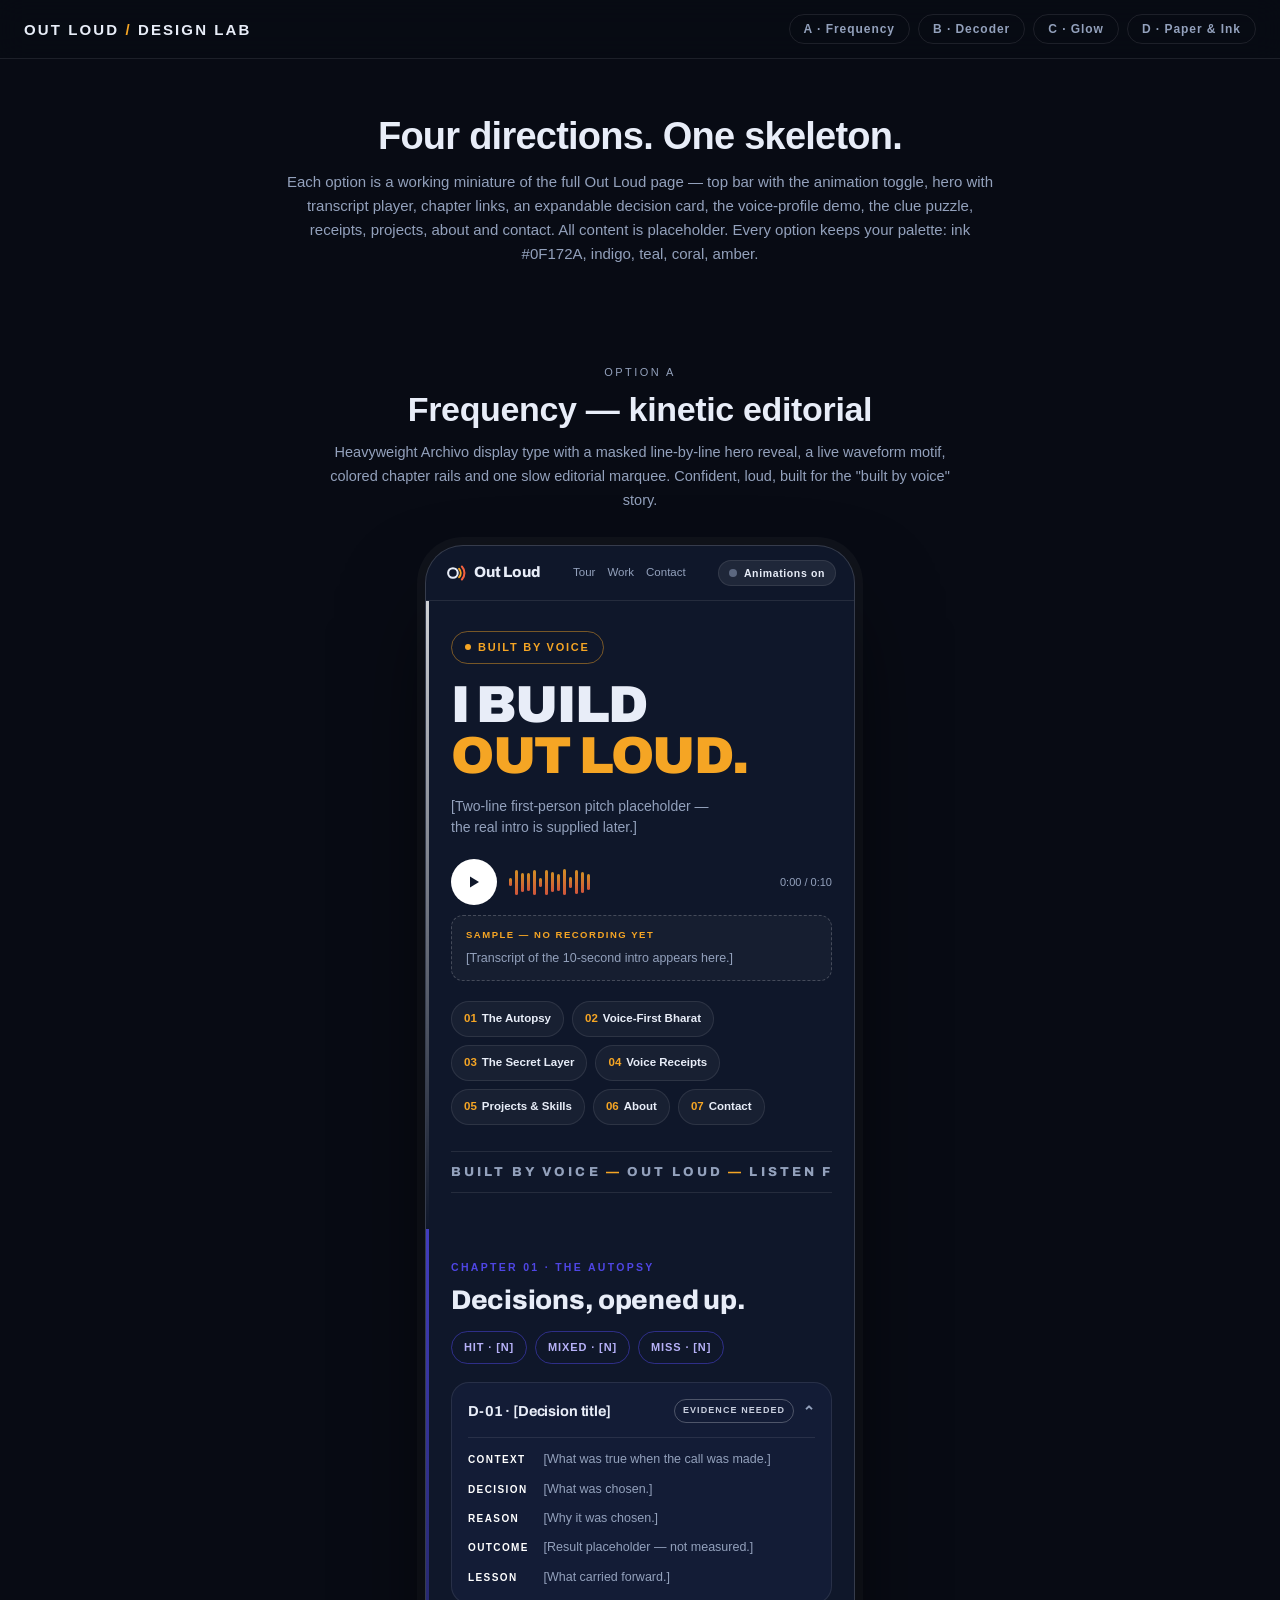
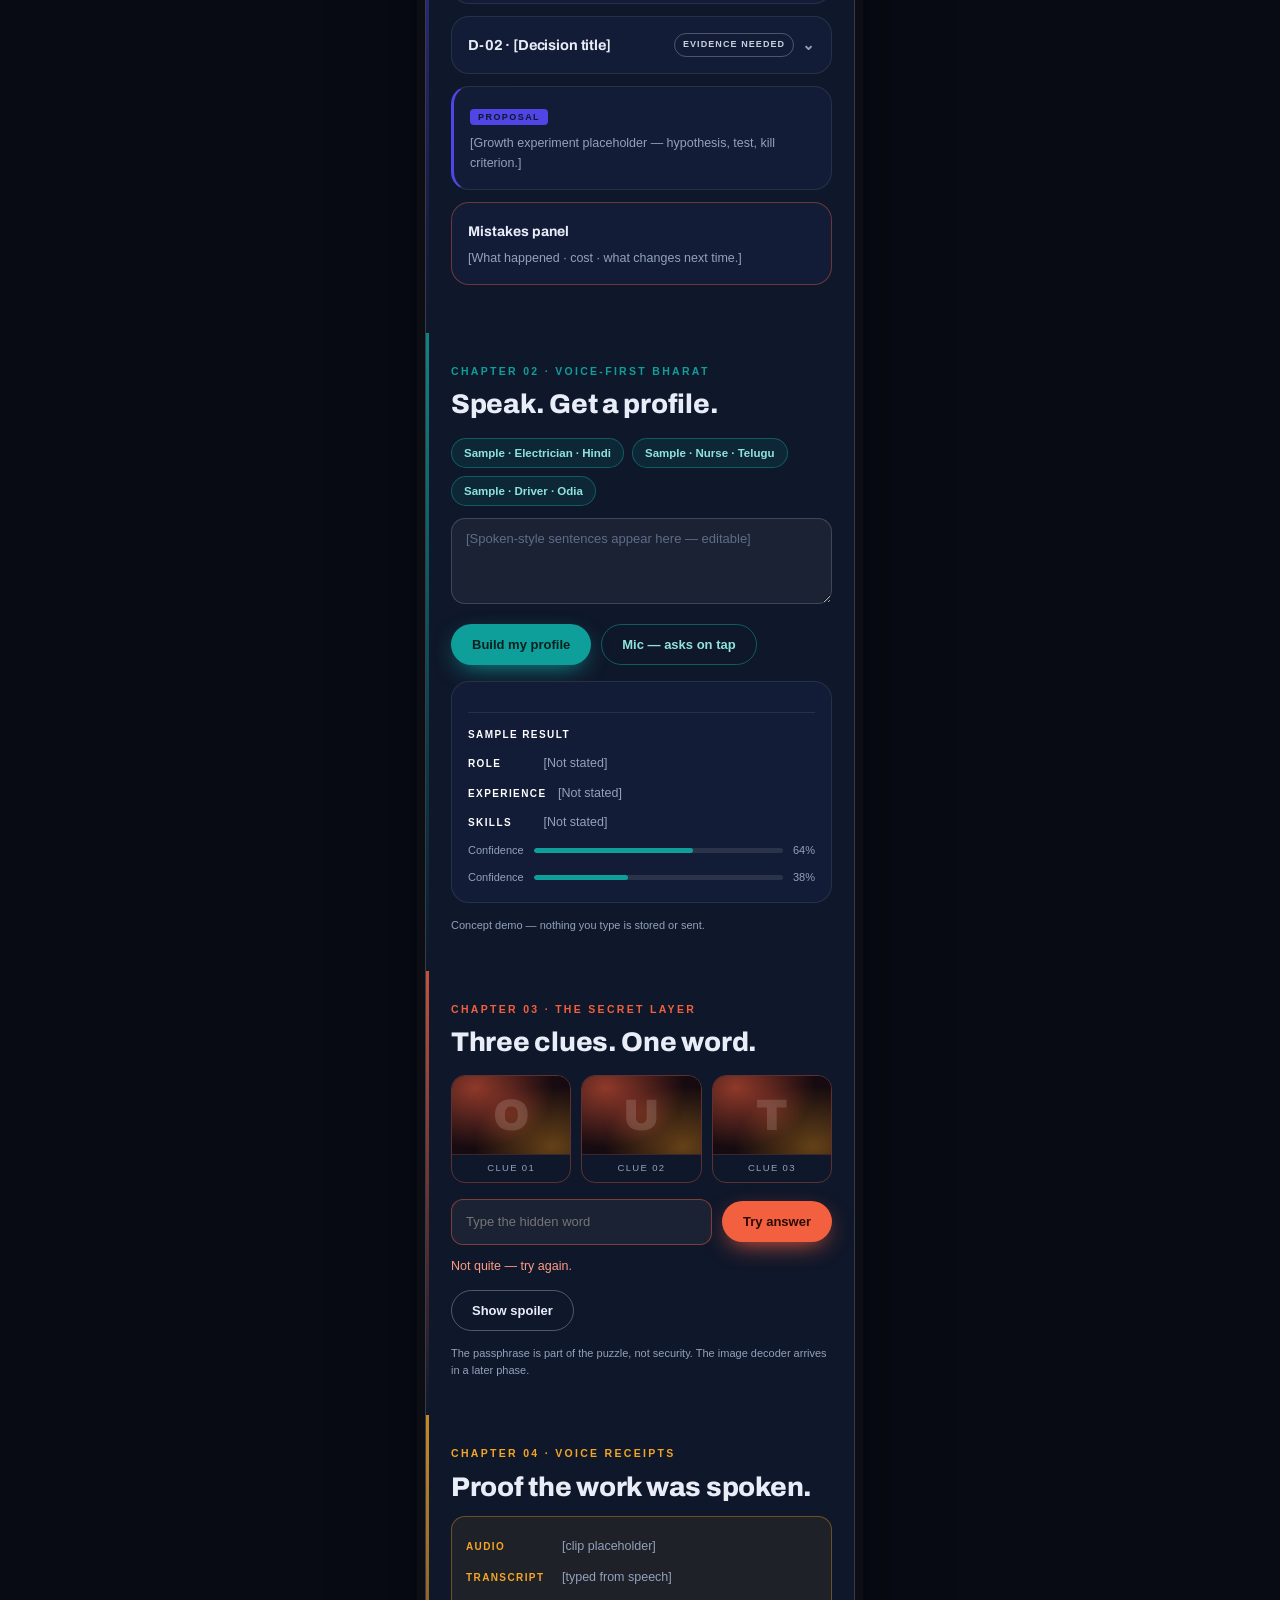
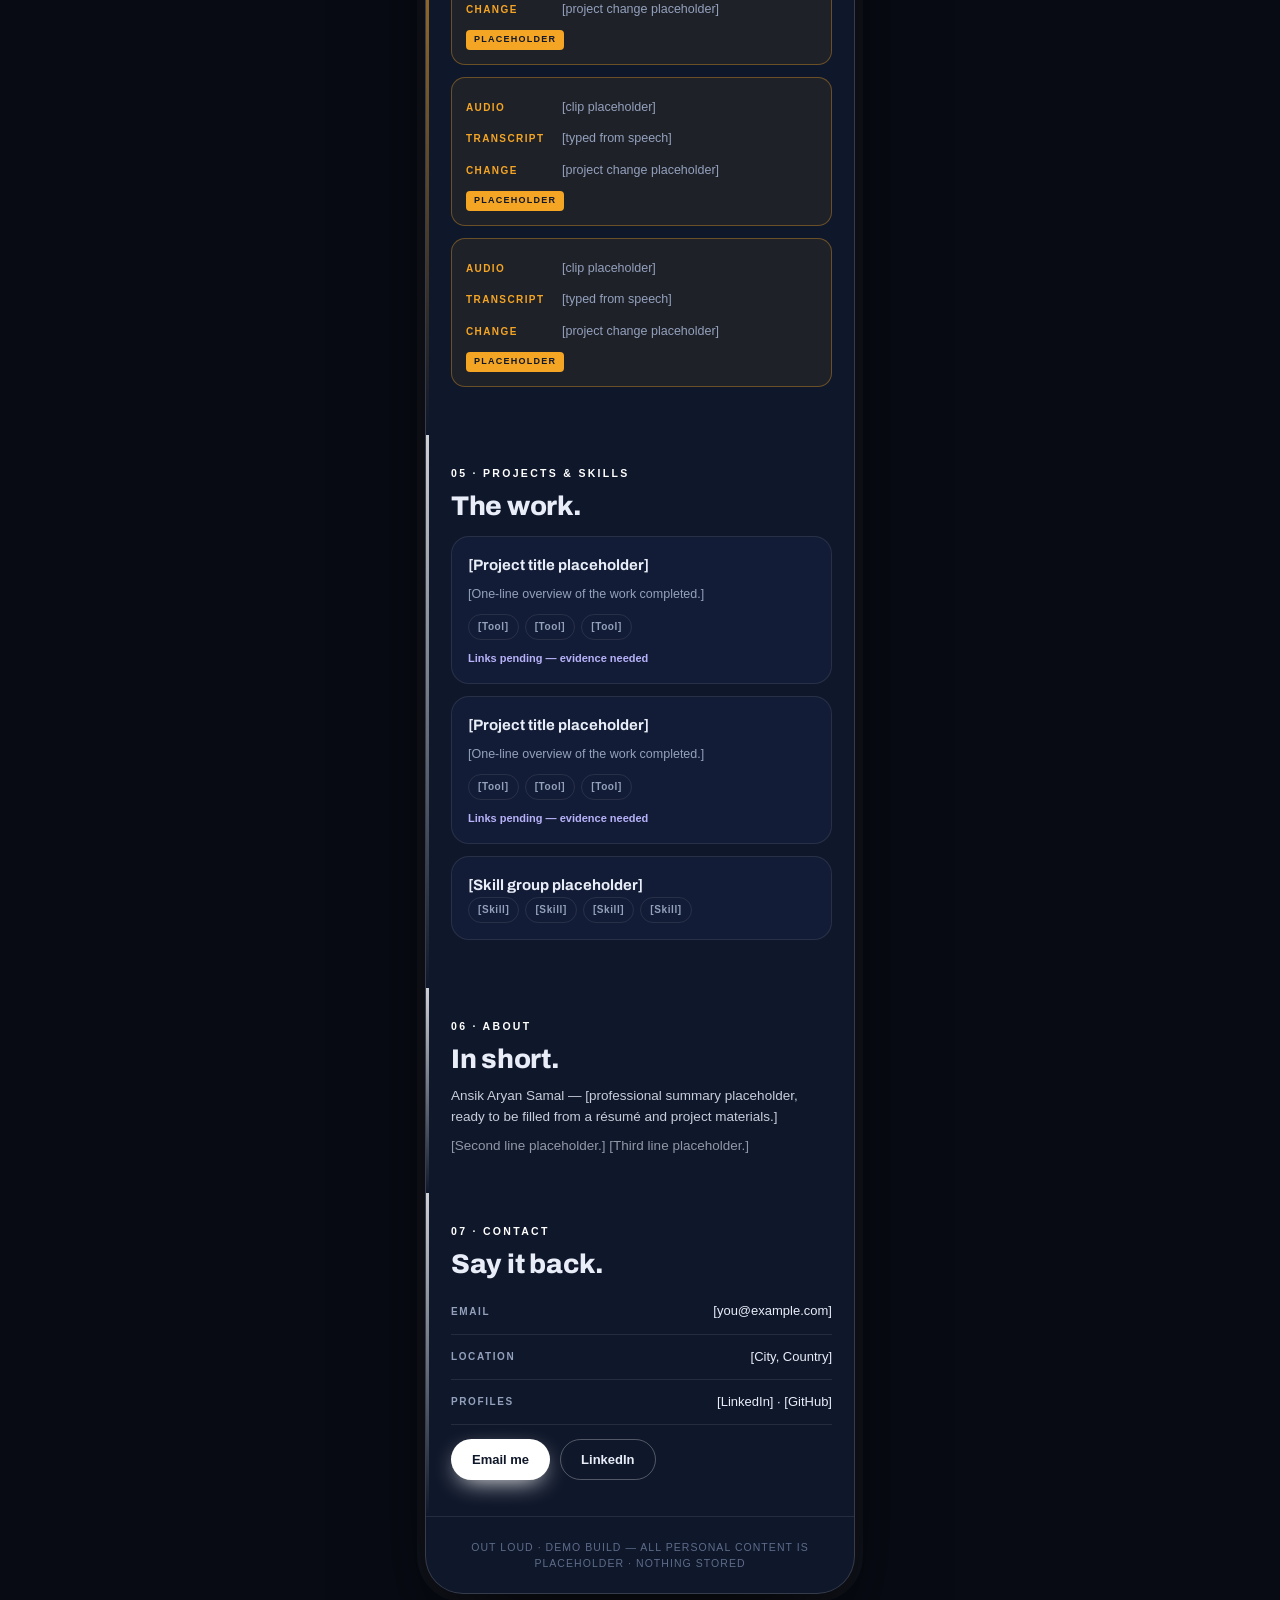
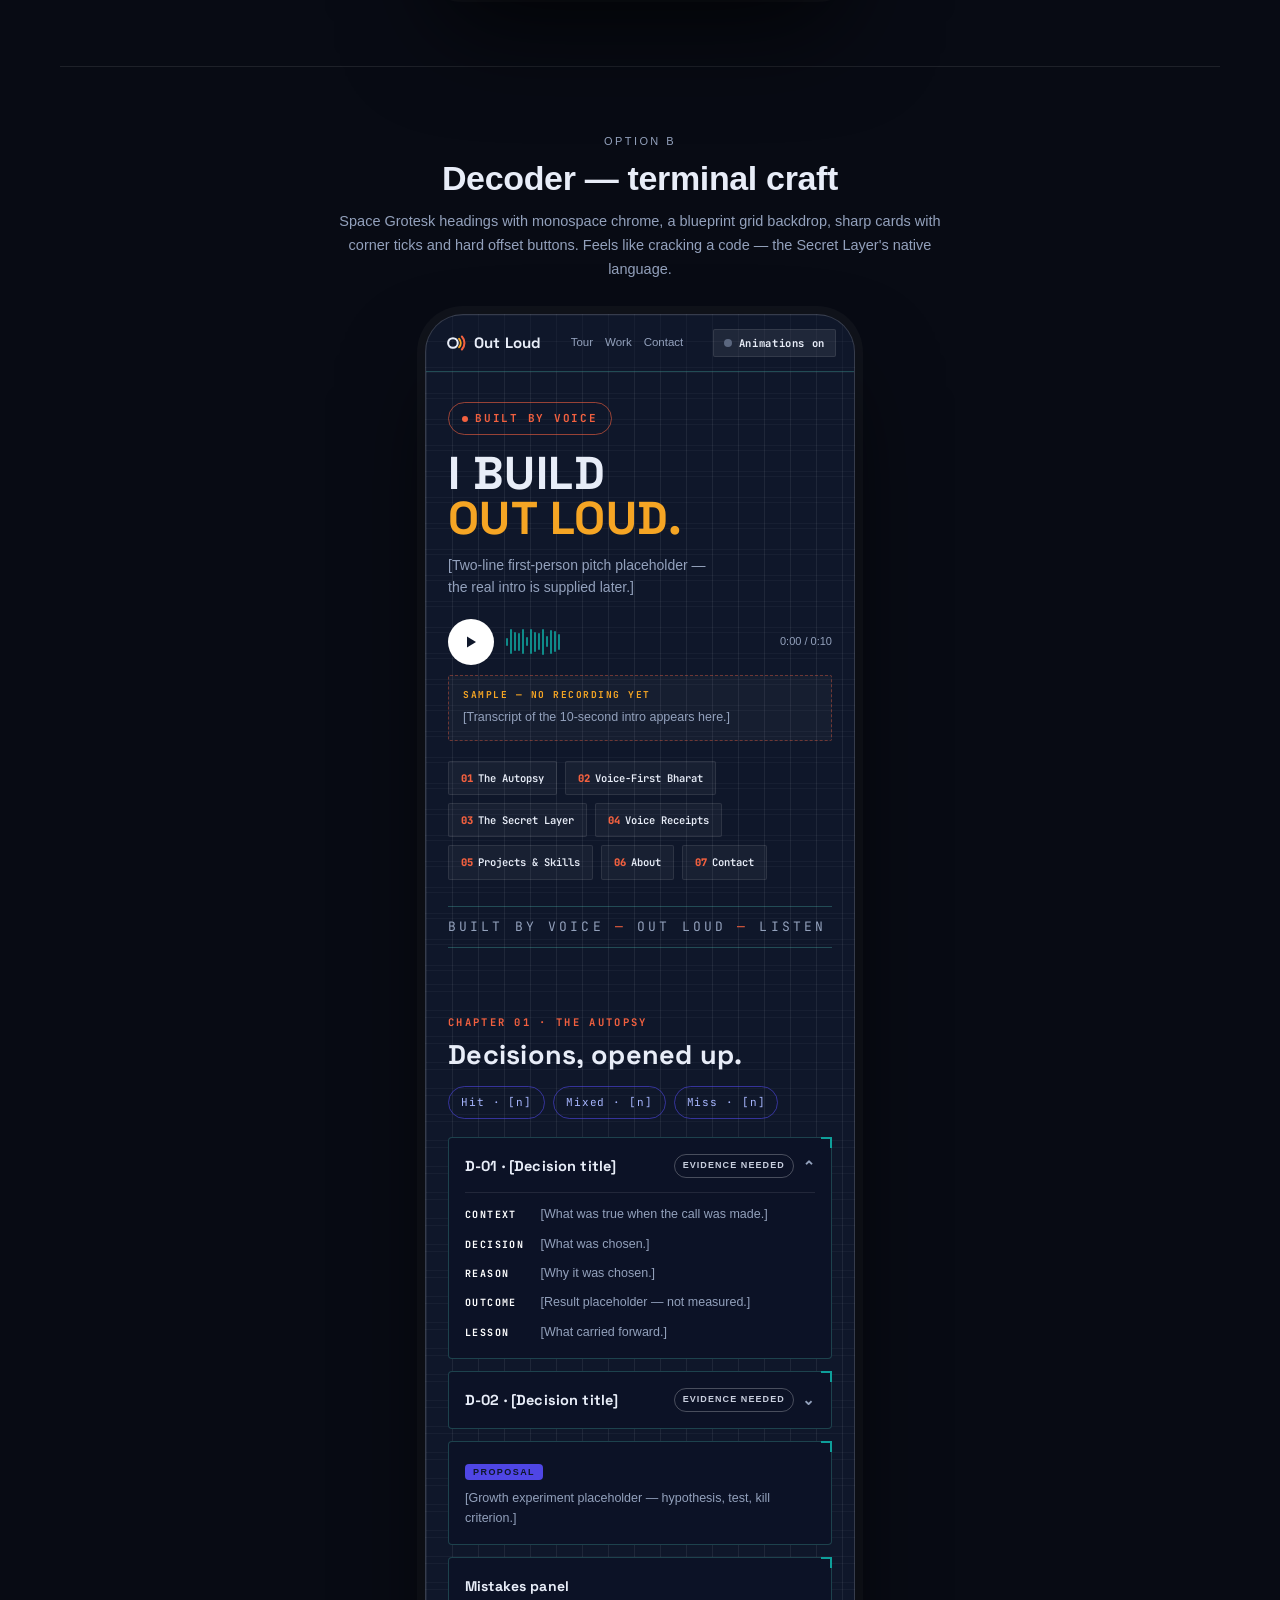
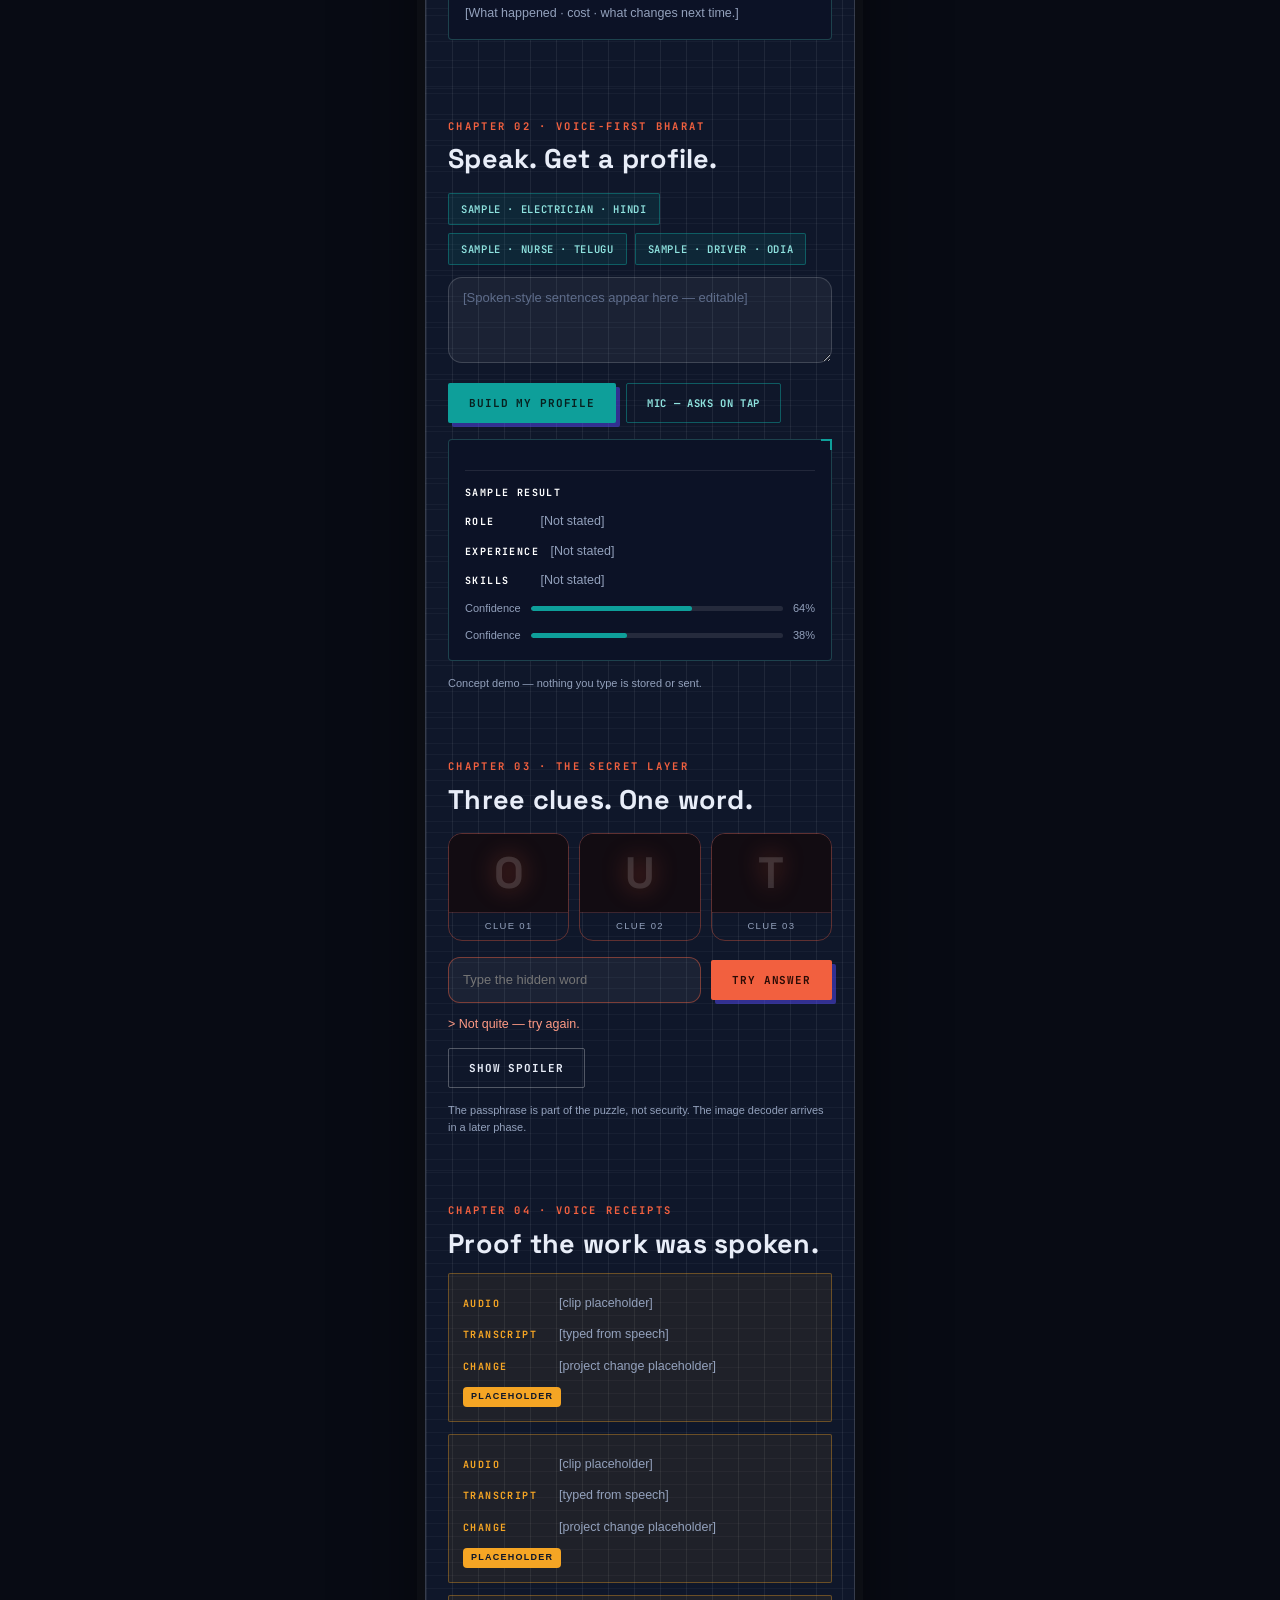
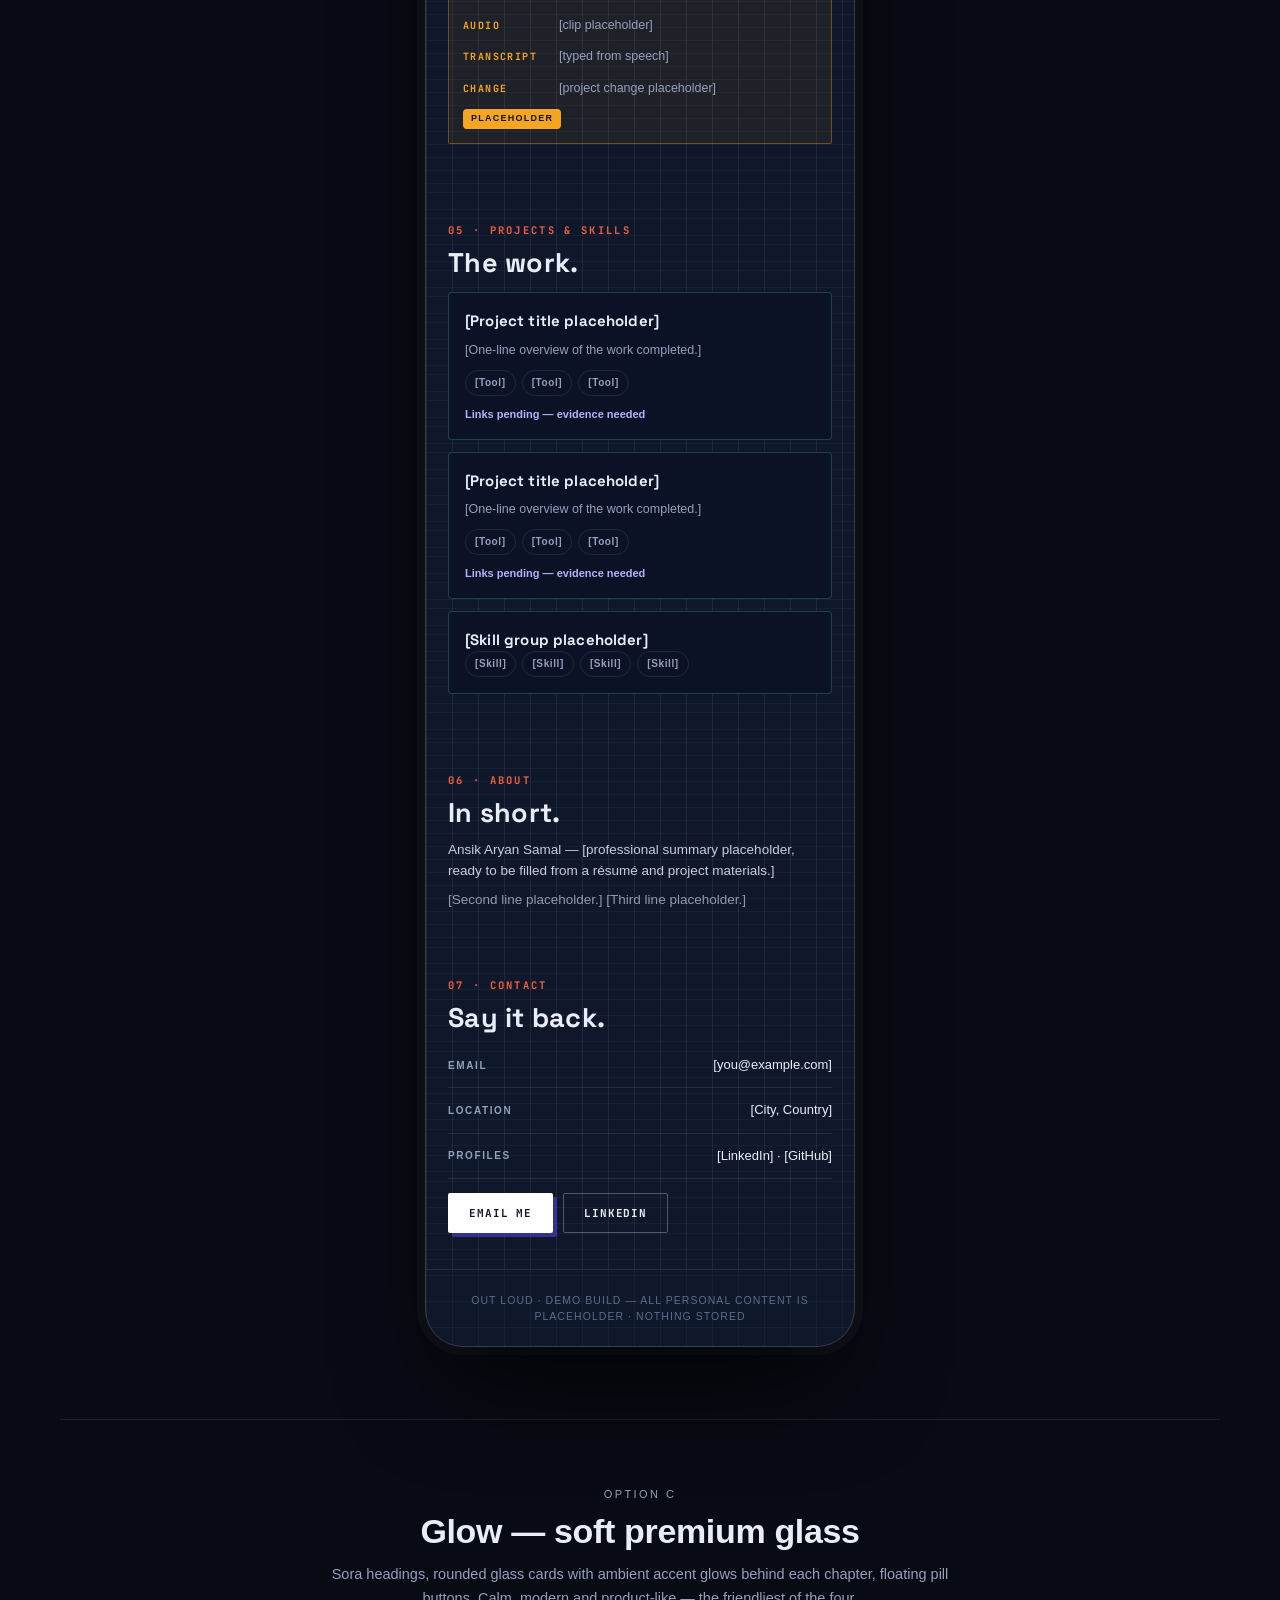
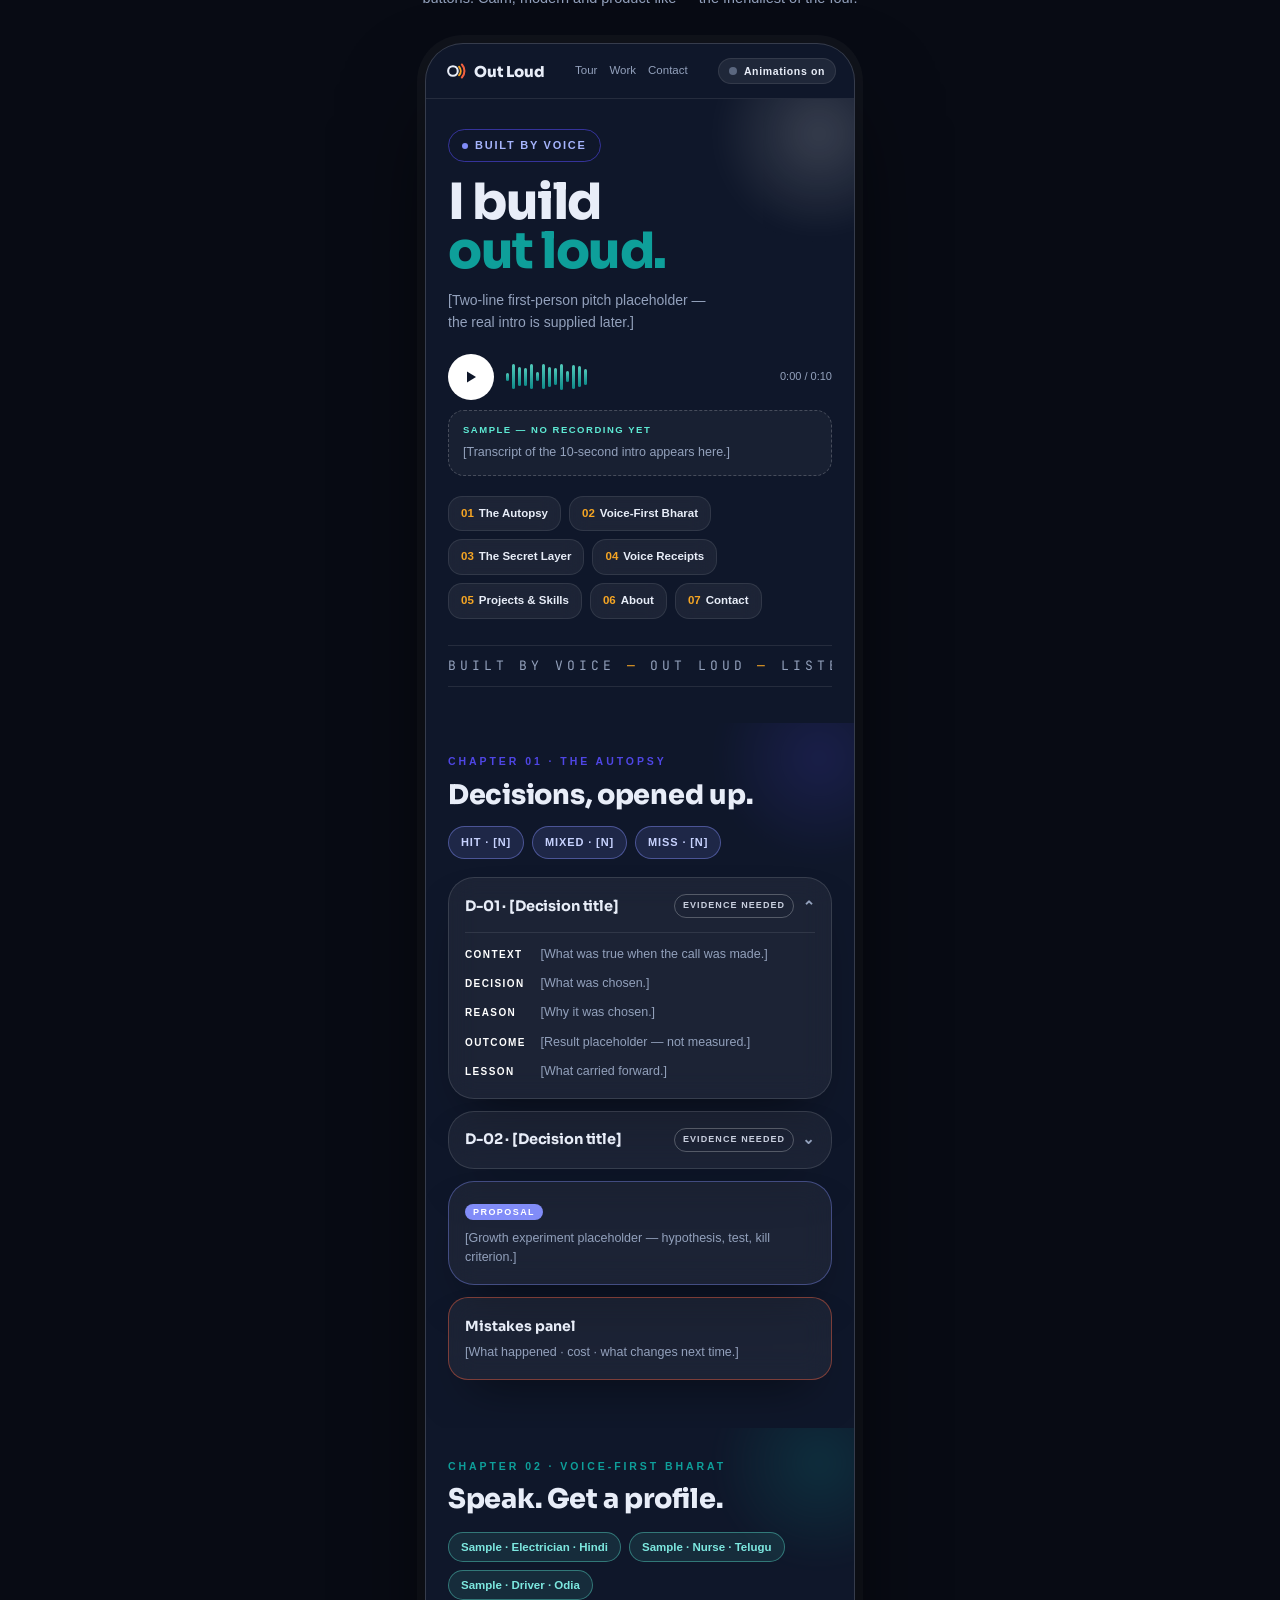
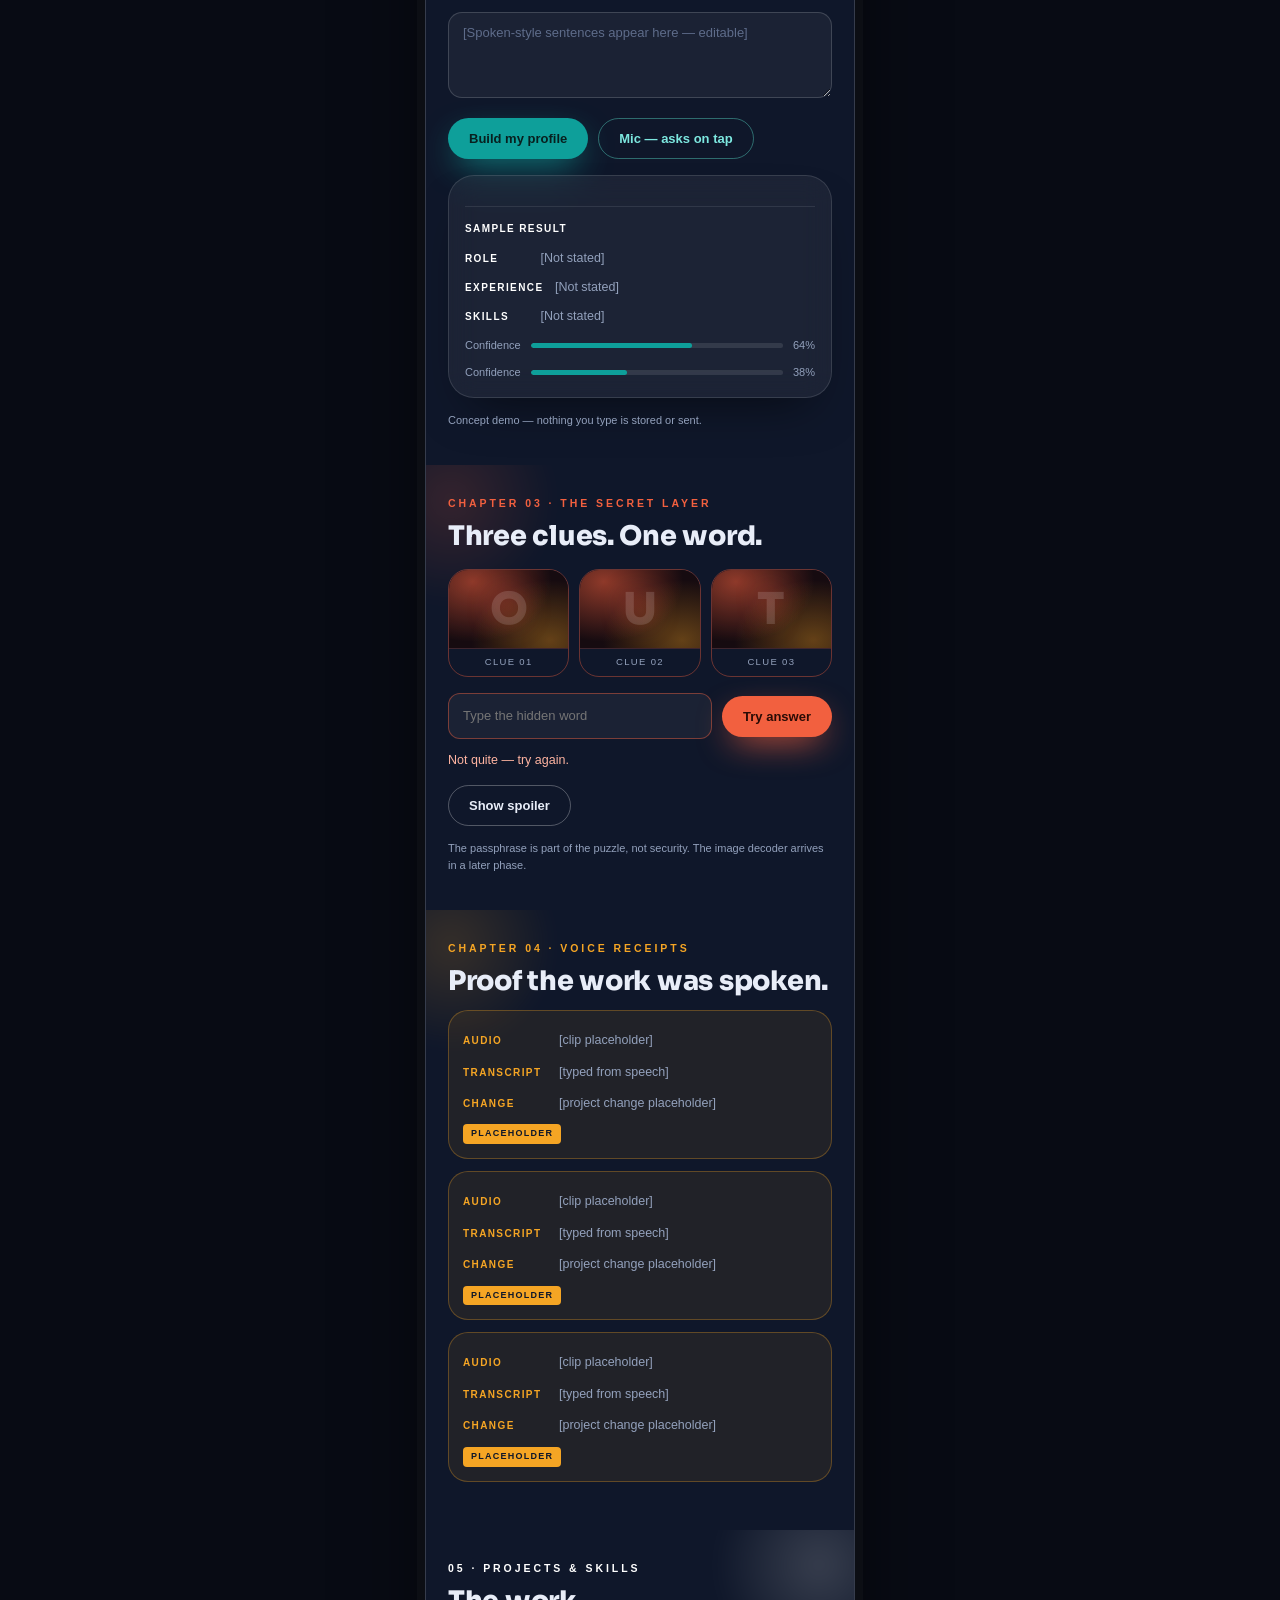
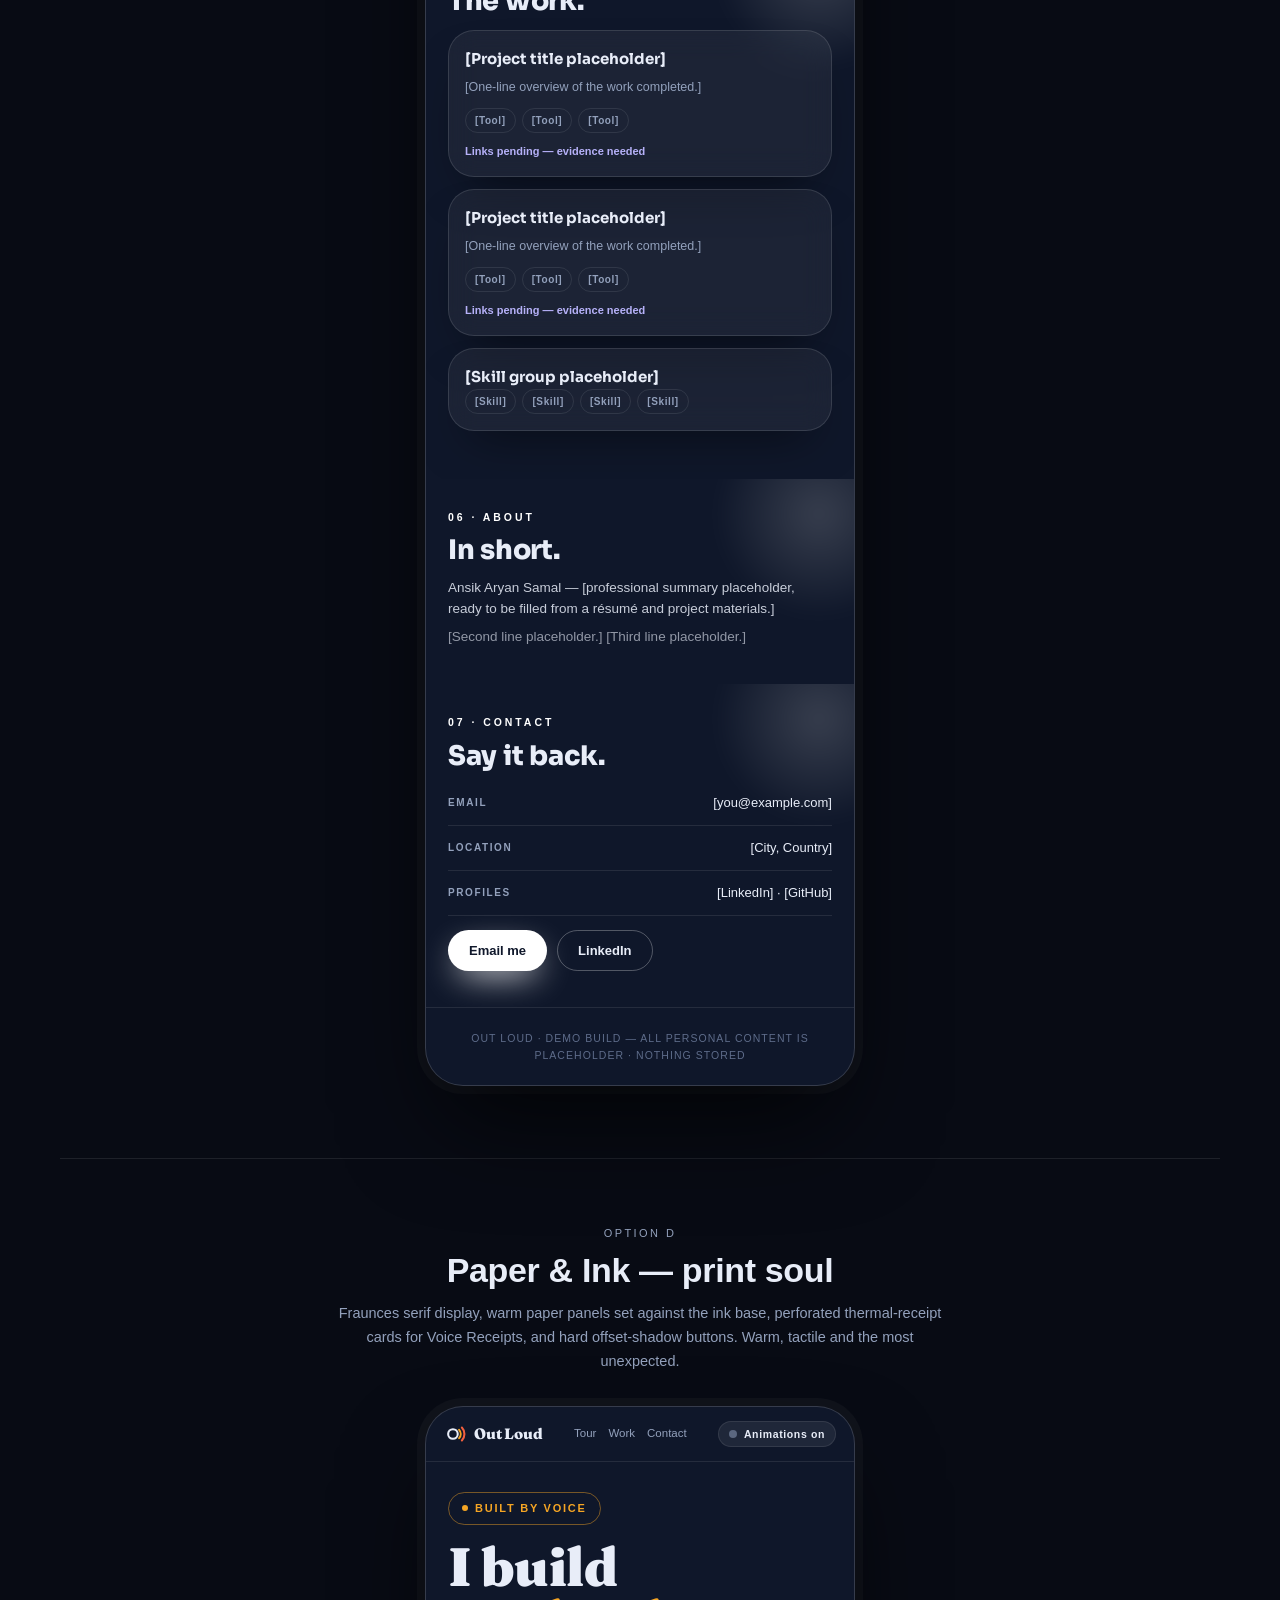
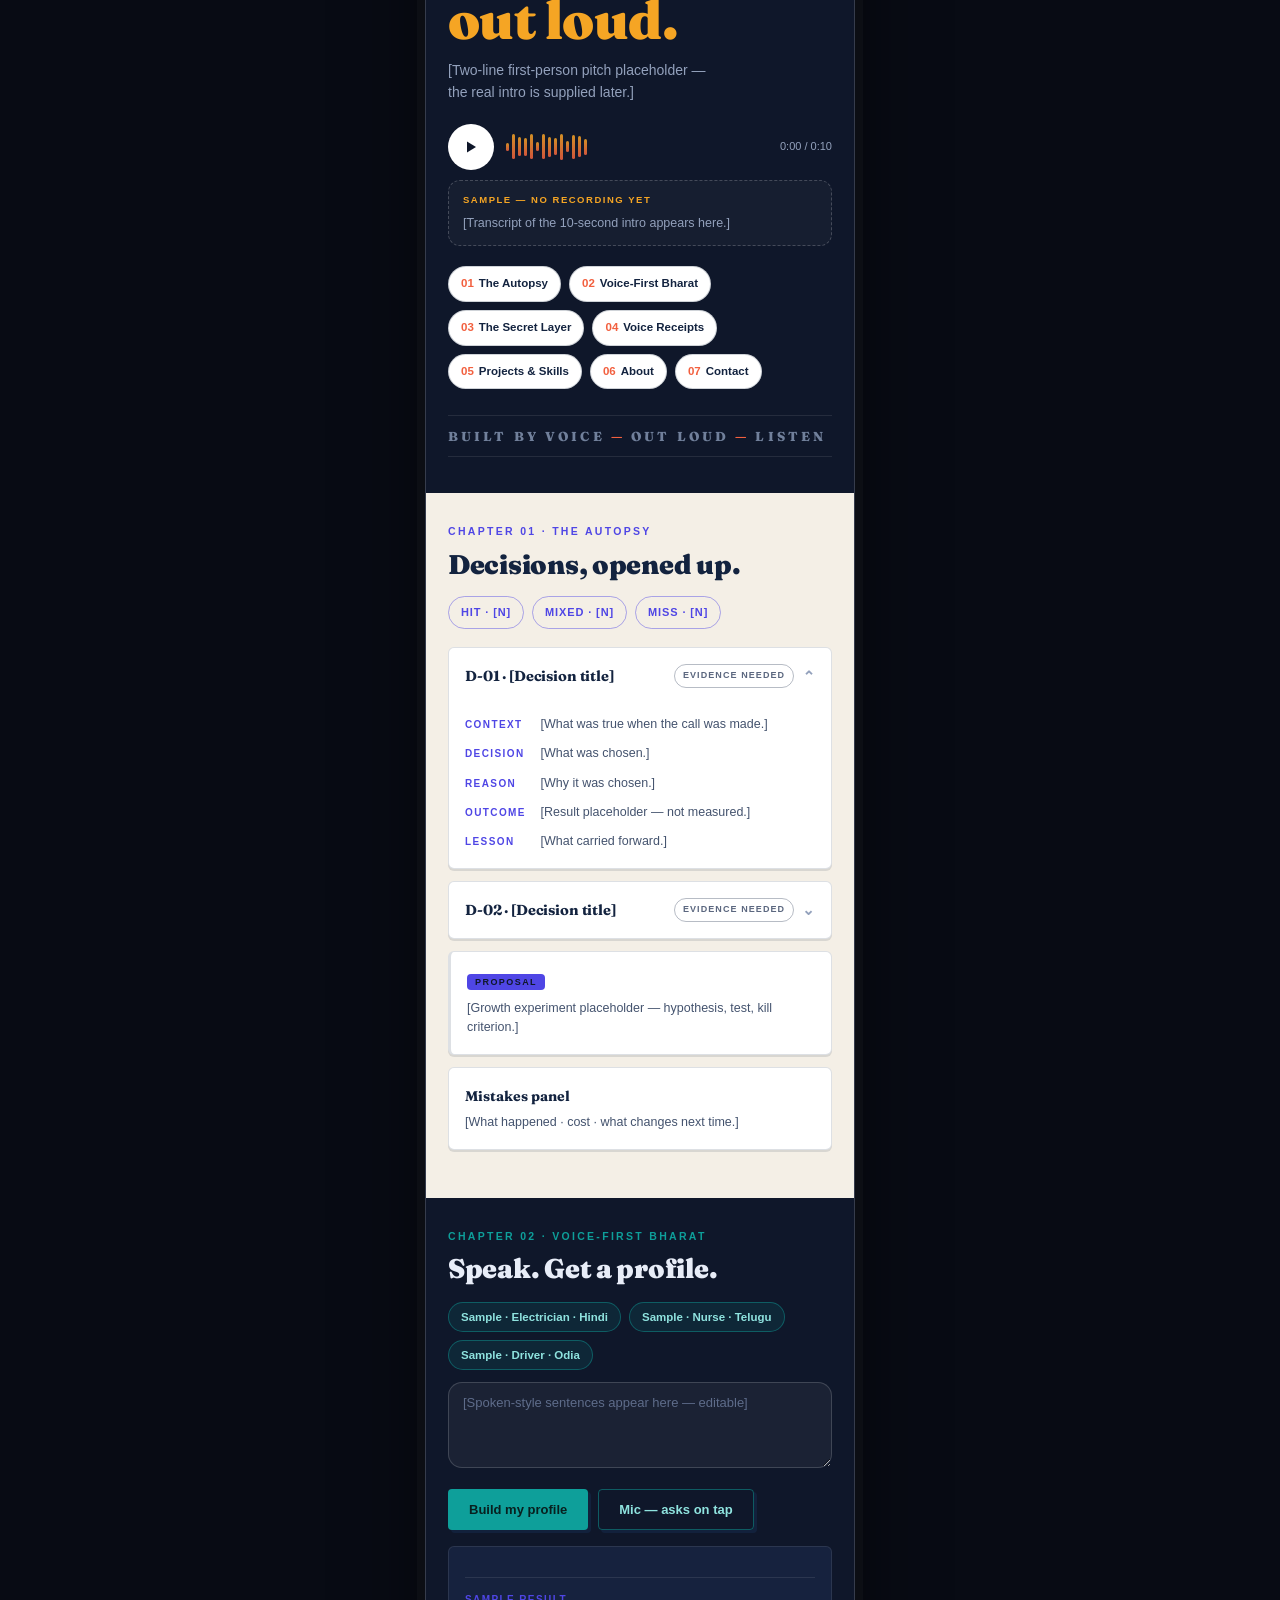
<file: frontend/public/design-lab.html>
<!doctype html>
<html lang="en">
<head>
<meta charset="utf-8"/>
<meta name="viewport" content="width=device-width, initial-scale=1"/>
<title>Out Loud — Design Lab</title>
<link rel="icon" href="data:image/svg+xml,%3Csvg xmlns='http://www.w3.org/2000/svg' viewBox='0 0 32 32'%3E%3Ccircle cx='14' cy='16' r='7' fill='none' stroke='%23F5A524' stroke-width='3'/%3E%3Cpath d='M23 10a9 9 0 010 12' fill='none' stroke='%23F2603F' stroke-width='3' stroke-linecap='round'/%3E%3C/svg%3E"/>
<link rel="preconnect" href="https://fonts.googleapis.com"/>
<link rel="preconnect" href="https://fonts.gstatic.com" crossorigin/>
<link href="https://fonts.googleapis.com/css2?family=Archivo:wght@500;700;900&family=Fraunces:opsz,wght@9..144,600;9..144,900&family=JetBrains+Mono:wght@400;600&family=Sora:wght@500;700;800&family=Space+Grotesk:wght@500;700&display=swap" rel="stylesheet"/>
<style>
:root{
  --ink:#0F172A; --ink2:#0B1120; --card:#131C36;
  --indigo:#4F46E5; --teal:#0E9F9A; --coral:#F2603F; --amber:#F5A524;
  --paper:#F4EFE6; --line:rgba(255,255,255,.09); --txt:#E8EDF8; --dim:#93A1BC;
  --labbg:#080B14;
}
*{box-sizing:border-box;margin:0;padding:0}
html{scroll-behavior:smooth}
body{background:var(--labbg);color:var(--txt);font-family:-apple-system,BlinkMacSystemFont,"Segoe UI",Roboto,"Helvetica Neue",Arial,sans-serif;-webkit-font-smoothing:antialiased}
:focus-visible{outline:2px solid var(--amber);outline-offset:2px;border-radius:4px}

/* ---------- lab chrome ---------- */
.lab-top{position:sticky;top:0;z-index:50;display:flex;align-items:center;justify-content:space-between;gap:16px;padding:14px 24px;background:rgba(8,11,20,.82);backdrop-filter:blur(14px);border-bottom:1px solid var(--line)}
.lab-top h1{font-size:15px;letter-spacing:.14em;text-transform:uppercase;font-weight:700}
.lab-top h1 em{color:var(--amber);font-style:normal}
.lab-nav{display:flex;gap:8px}
.lab-nav a{color:var(--dim);text-decoration:none;font-size:12px;font-weight:600;letter-spacing:.08em;padding:7px 14px;border:1px solid var(--line);border-radius:999px;transition:.2s}
.lab-nav a:hover{color:#fff;border-color:rgba(255,255,255,.35)}
.lab-intro{max-width:760px;margin:0 auto;padding:56px 24px 8px;text-align:center}
.lab-intro h2{font-size:clamp(26px,4vw,38px);font-weight:800;letter-spacing:-.02em}
.lab-intro p{color:var(--dim);margin-top:12px;font-size:15px;line-height:1.6}
.lab{max-width:1200px;margin:0 auto;padding:24px 20px 100px}
.variant{padding:64px 0 24px;border-top:1px solid var(--line);margin-top:48px}
.variant:first-of-type{border-top:0;margin-top:0}
.v-head{max-width:620px;margin:0 auto 32px;text-align:center}
.v-head .tag{display:inline-block;font-size:11px;letter-spacing:.22em;text-transform:uppercase;color:var(--dim);margin-bottom:12px}
.v-head h3{font-size:clamp(24px,3.4vw,34px);font-weight:800;letter-spacing:-.01em}
.v-head h3 b{font-weight:900}
.v-head p{color:var(--dim);font-size:14.5px;line-height:1.65;margin-top:12px}
.phone-wrap{display:flex;justify-content:center}

/* ---------- phone frame ---------- */
.phone{width:min(430px,94vw);border-radius:38px;border:1px solid rgba(255,255,255,.16);overflow:hidden;background:var(--ink);box-shadow:0 50px 100px -20px rgba(0,0,0,.75),0 0 0 8px rgba(255,255,255,.03)}
.phone *{font-family:inherit}

/* ---------- shared skin base ---------- */
.skin{--f-b:-apple-system,BlinkMacSystemFont,"Segoe UI",Roboto,"Helvetica Neue",Arial,sans-serif;--f-d:'Archivo',sans-serif;--radius:18px;--btn-r:999px;color:var(--txt);font-family:var(--f-b);font-size:15px;line-height:1.55}
.skin .sec{padding:30px 22px 36px;position:relative}
.skin .sec{--acc:var(--indigo);--acc-ink:#fff}
.skin .sec-bharat{--acc:var(--teal);--acc-ink:#08201F}
.skin .sec-secret{--acc:var(--coral);--acc-ink:#2A0B05}
.skin .sec-receipts{--acc:var(--amber);--acc-ink:#2B1B03}
.skin .sec-work,.skin .sec-about,.skin .sec-contact,.skin .sec-hero{--acc:#fff;--acc-ink:#0F172A}
.skin .kicker{font-size:10.5px;letter-spacing:.22em;text-transform:uppercase;color:var(--acc);font-weight:700;margin-bottom:10px;position:relative;z-index:1}
.skin .h2{font-family:var(--f-d);font-size:27px;line-height:1.12;letter-spacing:-.01em;font-weight:800;position:relative;z-index:1}
.skin .tb{display:flex;align-items:center;justify-content:space-between;gap:10px;padding:14px 18px;border-bottom:1px solid var(--line);position:relative;z-index:2}
.skin .logo{display:flex;align-items:center;gap:8px;font-family:var(--f-d);font-weight:800;font-size:15px;letter-spacing:-.01em}
.skin .logo svg{width:22px;height:22px}
.skin .tb-links{display:flex;gap:12px;font-size:11.5px;color:var(--dim)}
.anim-toggle{display:inline-flex;align-items:center;gap:7px;background:rgba(255,255,255,.07);border:1px solid var(--line);color:var(--txt);font-size:10.5px;font-weight:700;letter-spacing:.06em;padding:6px 10px;border-radius:999px;cursor:pointer;font-family:var(--f-b)}
.anim-toggle .knob{width:8px;height:8px;border-radius:50%;background:var(--teal);transition:.2s}
.anim-toggle[aria-pressed="false"] .knob{background:#5B677F}
.badge{display:inline-flex;align-items:center;gap:7px;font-size:11px;font-weight:700;letter-spacing:.16em;text-transform:uppercase;padding:7px 13px;border:1px solid rgba(245,165,36,.45);border-radius:999px;color:var(--amber);position:relative;z-index:1}
.badge i{width:6px;height:6px;border-radius:50%;background:var(--amber);animation:pulse 2s infinite}
@keyframes pulse{0%,100%{opacity:1}50%{opacity:.35}}
.skin .h1{font-family:var(--f-d);font-weight:900;font-size:52px;line-height:.98;letter-spacing:-.025em;margin:16px 0 14px;text-transform:uppercase}
.skin .h1 .line{display:block;overflow:hidden}
.skin .h1 .line>span{display:inline-block;animation:rise .8s cubic-bezier(.2,.7,.2,1) both}
.skin .h1 .line:nth-child(2)>span{animation-delay:.09s}
.skin .h1 .w-accent{color:var(--amber)}
@keyframes rise{from{transform:translateY(112%)}to{transform:translateY(0)}}
.skin .sub{color:var(--dim);font-size:14px;max-width:34ch;position:relative;z-index:1}
.player{display:flex;align-items:center;gap:12px;margin:20px 0 10px;position:relative;z-index:1}
.play{width:46px;height:46px;border-radius:50%;border:0;background:var(--acc);color:var(--acc-ink);display:grid;place-items:center;cursor:pointer;flex:none;transition:transform .2s}
.play:hover{transform:scale(1.06)}
.play svg{width:16px;height:16px;fill:currentColor}
.wave{display:flex;align-items:center;gap:3px;height:34px;flex:1}
.wave i{display:block;width:3px;border-radius:2px;height:var(--h,12px);background:linear-gradient(180deg,var(--amber),var(--coral));opacity:.85;animation:eq 1.3s ease-in-out infinite;animation-delay:calc(var(--i)*.08s);transform-origin:center}
@keyframes eq{0%,100%{transform:scaleY(.55)}50%{transform:scaleY(1)}}
.time{font-size:11px;color:var(--dim);font-variant-numeric:tabular-nums}
.transcript{border:1px dashed rgba(255,255,255,.2);border-radius:12px;padding:12px 14px;background:rgba(255,255,255,.03);position:relative;z-index:1}
.transcript .tag{font-size:9.5px;letter-spacing:.16em;text-transform:uppercase;color:var(--amber);font-weight:700;display:block;margin-bottom:6px}
.transcript p{font-size:12.5px;color:var(--dim)}
.chips{display:flex;flex-wrap:wrap;gap:8px;margin-top:20px;position:relative;z-index:1}
.chips a{font-size:11.5px;font-weight:600;color:var(--txt);text-decoration:none;border:1px solid var(--line);padding:8px 12px;border-radius:999px;background:rgba(255,255,255,.04);transition:.2s}
.chips a:hover{border-color:var(--amber);color:#fff;transform:translateY(-1px)}
.chips a b{color:var(--amber);font-weight:800;margin-right:5px}
.marquee{overflow:hidden;border-top:1px solid var(--line);border-bottom:1px solid var(--line);margin-top:26px;padding:10px 0;position:relative;z-index:1}
.mq-track{display:flex;gap:0;white-space:nowrap;animation:mq 26s linear infinite;font-family:var(--f-d);font-weight:800;font-size:13px;letter-spacing:.24em;text-transform:uppercase;color:var(--dim)}
.mq-track span{padding-right:8px}
.mq-track em{font-style:normal;color:var(--amber)}
@keyframes mq{from{transform:translateX(0)}to{transform:translateX(-50%)}}
.score{display:flex;gap:8px;margin:16px 0 18px;position:relative;z-index:1}
.score span{font-size:11px;font-weight:700;letter-spacing:.08em;text-transform:uppercase;padding:7px 12px;border-radius:999px;border:1px solid rgba(79,70,229,.5);color:#B6B1F8}
.card{background:var(--card);border:1px solid var(--line);border-radius:var(--radius);padding:16px;margin-bottom:12px;position:relative;z-index:1;transition:border-color .2s,transform .2s}
.card:hover{transform:translateY(-2px)}
.dec>header{display:flex;align-items:center;gap:8px;font-family:var(--f-d);font-weight:700;font-size:14.5px;letter-spacing:-.01em}
.dec .ev{margin-left:auto;font-style:normal;font-family:var(--f-b);font-size:9px;font-weight:700;letter-spacing:.12em;text-transform:uppercase;color:#C9CFDF;border:1px solid rgba(255,255,255,.25);padding:4px 8px;border-radius:999px;white-space:nowrap}
.dec .chev{font-style:normal;color:var(--dim);transition:transform .25s}
.dec.open .chev{transform:rotate(180deg)}
.rows{margin-top:14px;border-top:1px solid var(--line);padding-top:12px;display:grid;gap:10px}
.rows p{font-size:12.5px;color:var(--dim)}
.rows b{display:inline-block;color:#fff;font-size:10px;letter-spacing:.14em;text-transform:uppercase;margin-right:8px;min-width:64px}
.prop{border-left:3px solid var(--indigo)}
.prop .tagp{font-size:9px;font-weight:800;letter-spacing:.16em;text-transform:uppercase;color:#0F172A;background:var(--indigo);padding:3px 8px;border-radius:4px}
.prop p{font-size:12.5px;color:var(--dim);margin-top:8px}
.mistakes{border:1px solid rgba(242,96,63,.4)}
.mistakes b{font-family:var(--f-d);font-size:14px}
.mistakes p{font-size:12.5px;color:var(--dim);margin-top:6px}
.note{font-size:11px;color:var(--dim);margin-top:14px;position:relative;z-index:1}
.samples{display:flex;flex-wrap:wrap;gap:8px;margin:18px 0 12px;position:relative;z-index:1}
.samples button{font-family:var(--f-b);font-size:11.5px;font-weight:600;color:var(--txt);background:rgba(14,159,154,.12);border:1px solid rgba(14,159,154,.45);color:#8FE3DF;padding:8px 12px;border-radius:999px;cursor:pointer;transition:.2s}
.samples button:hover{background:rgba(14,159,154,.25);color:#fff}
textarea{width:100%;min-height:86px;resize:vertical;background:rgba(255,255,255,.05);border:1px solid rgba(255,255,255,.16);border-radius:14px;padding:12px 14px;color:var(--txt);font-family:var(--f-b);font-size:13px;position:relative;z-index:1}
textarea::placeholder{color:#5E6C8A}
.row{display:flex;gap:10px;align-items:center;margin-top:14px;flex-wrap:wrap;position:relative;z-index:1}
.btn{display:inline-flex;align-items:center;gap:8px;font-family:var(--f-b);font-size:13px;font-weight:700;padding:12px 20px;border-radius:var(--btn-r);border:1px solid transparent;cursor:pointer;transition:transform .2s,box-shadow .2s,background .2s;position:relative;z-index:1}
.btn:hover{transform:translateY(-1px)}
.btn.primary{background:var(--acc);color:var(--acc-ink)}
.btn.mic{background:transparent;border-color:rgba(14,159,154,.5);color:#8FE3DF}
.btn.ghost{background:transparent;border-color:rgba(255,255,255,.28);color:var(--txt)}
.confbar{display:flex;align-items:center;gap:10px;font-size:11px;color:var(--dim)}
.confbar .track{flex:1;height:5px;border-radius:3px;background:rgba(255,255,255,.1);overflow:hidden}
.confbar .fill{height:100%;border-radius:3px;background:var(--teal);width:var(--w,60%)}
.clues{display:flex;gap:10px;margin:18px 0 16px;position:relative;z-index:1}
.clue{flex:1;border-radius:14px;overflow:hidden;border:1px solid rgba(242,96,63,.35)}
.clue .tile{height:78px;display:grid;place-items:center;background:
  radial-gradient(120% 140% at 20% 15%,rgba(242,96,63,.55),transparent 55%),
  radial-gradient(120% 140% at 85% 90%,rgba(245,165,36,.35),transparent 55%),#160B10}
.clue .tile span{font-family:var(--f-d);font-weight:900;font-size:44px;color:rgba(255,255,255,.14);text-shadow:0 0 24px rgba(242,96,63,.4)}
.clue figcaption{font-size:9.5px;letter-spacing:.14em;text-transform:uppercase;color:var(--dim);padding:6px 8px;border-top:1px solid rgba(242,96,63,.2);text-align:center}
.feedback{font-size:12.5px;color:#FF9B85;margin-top:12px;position:relative;z-index:1}
.receipt{background:rgba(245,165,36,.07);border:1px solid rgba(245,165,36,.35);border-radius:14px;padding:14px;margin-bottom:12px;position:relative;z-index:1}
.receipt .r-row{display:flex;gap:10px;font-size:12.5px;color:var(--dim);padding:6px 0;align-items:baseline}
.receipt .r-row b{font-size:10px;letter-spacing:.14em;text-transform:uppercase;color:var(--amber);min-width:86px}
.receipt .ph{display:inline-block;font-size:9px;font-weight:800;letter-spacing:.14em;text-transform:uppercase;color:#0F172A;background:var(--amber);padding:3px 8px;border-radius:4px;margin-top:4px}
.pcard{background:var(--card);border:1px solid var(--line);border-radius:var(--radius);padding:16px;margin-bottom:12px;position:relative;z-index:1}
.pcard b{font-family:var(--f-d);font-size:15px}
.pcard p{font-size:12.5px;color:var(--dim);margin:8px 0 10px}
.tools{display:flex;flex-wrap:wrap;gap:6px}
.tools span{font-size:10px;font-weight:600;letter-spacing:.06em;color:var(--dim);border:1px solid var(--line);padding:4px 9px;border-radius:999px}
.plink{font-size:11px;color:#B6B1F8;font-weight:600;margin-top:10px;display:block}
.contact-row{display:flex;justify-content:space-between;gap:12px;padding:12px 0;border-bottom:1px solid var(--line);font-size:13px;position:relative;z-index:1}
.contact-row b{font-size:10px;letter-spacing:.16em;text-transform:uppercase;color:var(--dim);align-self:center}
.contact-row span{color:var(--txt)}
.foot{padding:22px;text-align:center;font-size:10.5px;letter-spacing:.1em;text-transform:uppercase;color:#5E6C8A;border-top:1px solid var(--line)}

/* ================= SKIN A — FREQUENCY ================= */
.skin-a{--f-d:'Archivo',sans-serif}
.skin-a .sec::before{content:"";position:absolute;left:0;top:0;bottom:0;width:3px;background:linear-gradient(180deg,var(--acc),transparent);opacity:.8}
.skin-a .sec{padding-left:25px}
.skin-a .sec-bharat .samples button{background:rgba(14,159,154,.12)}
.skin-a .btn.primary{box-shadow:0 8px 24px -8px var(--acc)}

/* ================= SKIN B — DECODER ================= */
.skin-b{--f-d:'Space Grotesk',sans-serif;--radius:4px;--btn-r:2px;--card:#0C1226}
.skin-b,.skin-b .sec{background-image:linear-gradient(rgba(255,255,255,.035) 1px,transparent 1px),linear-gradient(90deg,rgba(255,255,255,.035) 1px,transparent 1px);background-size:26px 26px}
.skin-b .tb,.skin-b .marquee{border-color:rgba(94,234,212,.25)}
.skin-b .kicker,.skin-b .chips a b,.skin-b .mq-track em{color:var(--coral)}
.skin-b .h1,.skin-b .h2,.skin-b .logo,.skin-b .pcard b,.skin-b .dec>header,.skin-b .mistakes b{font-family:var(--f-d);letter-spacing:.01em}
.skin-b .h1{font-size:46px}
.skin-b .kicker,.skin-b .badge,.skin-b .transcript .tag,.skin-b .receipt .r-row b,.skin-b .rows b{font-family:'JetBrains Mono',monospace}
.skin-b .badge{border-color:rgba(242,96,63,.6);color:var(--coral)}
.skin-b .badge i{background:var(--coral)}
.skin-b .card,.skin-b .pcard{border:1px solid rgba(94,234,212,.22);position:relative}
.skin-b .card::after{content:"";position:absolute;top:-1px;right:-1px;width:9px;height:9px;border-top:2px solid var(--teal);border-right:2px solid var(--teal)}
.skin-b .score span{border-color:rgba(79,70,229,.6);color:#A5B4FC;font-family:'JetBrains Mono',monospace;font-weight:400;text-transform:none}
.skin-b .samples button,.skin-b .btn.mic{font-family:'JetBrains Mono',monospace;border-radius:2px;text-transform:uppercase;letter-spacing:.06em;font-size:10.5px}
.skin-b .btn{font-family:'JetBrains Mono',monospace;text-transform:uppercase;letter-spacing:.08em;font-size:11px;border-radius:2px}
.skin-b .btn.primary{box-shadow:4px 4px 0 rgba(79,70,229,.55)}
.skin-b .btn.primary:hover{transform:translate(-1px,-1px);box-shadow:6px 6px 0 rgba(79,70,229,.55)}
.skin-b .feedback::before{content:"> "}
.skin-b .clue .tile{background:#120C12;border-radius:0}
.skin-b .chips a{border-radius:2px;font-family:'JetBrains Mono',monospace;font-size:10.5px}
.skin-b .anim-toggle{border-radius:2px;font-family:'JetBrains Mono',monospace}
.skin-b .transcript{border-radius:2px;border-color:rgba(242,96,63,.4)}
.skin-b .receipt{border-radius:2px}
.skin-b .wave{gap:2px}
.skin-b .wave i{width:2px;background:var(--teal)}
.skin-b .mq-track{font-family:'JetBrains Mono',monospace;font-weight:400}

/* ================= SKIN C — GLOW ================= */
.skin-c{--f-d:'Sora',sans-serif;--radius:26px}
.skin-c .sec{overflow:hidden}
.skin-c .sec::before{content:"";position:absolute;width:290px;height:290px;border-radius:50%;top:-110px;right:-110px;background:radial-gradient(closest-side,var(--acc),transparent 72%);opacity:.17;filter:blur(10px);pointer-events:none}
.skin-c .sec-secret::before,.skin-c .sec-receipts::before{right:auto;left:-120px}
.skin-c .card,.skin-c .pcard{background:rgba(255,255,255,.055);border:1px solid rgba(255,255,255,.12);backdrop-filter:blur(14px);box-shadow:0 24px 50px -24px rgba(0,0,0,.6)}
.skin-c .h1{font-weight:800;text-transform:none;font-size:50px;letter-spacing:-.03em}
.skin-c .h1 .w-accent{color:var(--teal)}
.skin-c .kicker{letter-spacing:.28em}
.skin-c .badge{border-color:rgba(79,70,229,.6);color:#A5B4FC}
.skin-c .badge i{background:#818CF8}
.skin-c .btn.primary{box-shadow:0 12px 34px -10px var(--acc)}
.skin-c .chips a{background:rgba(255,255,255,.06);backdrop-filter:blur(10px);border-radius:14px}
.skin-c .chips a b{color:var(--amber)}
.skin-c .wave i{background:linear-gradient(180deg,#5EEAD4,var(--teal))}
.skin-c .transcript{border-radius:16px;background:rgba(255,255,255,.04)}
.skin-c .transcript .tag{color:#5EEAD4}
.skin-c .samples button{background:rgba(94,234,212,.1);border-color:rgba(94,234,212,.4);color:#7DE8E0}
.skin-c .btn.mic{border-color:rgba(94,234,212,.4);color:#7DE8E0}
.skin-c .clue{border-color:rgba(242,96,63,.4);border-radius:20px}
.skin-c .clue .tile{border-radius:0}
.skin-c .feedback{color:#FFB4A1}
.skin-c .receipt{background:rgba(245,165,36,.08);border-color:rgba(245,165,36,.3);border-radius:20px}
.skin-c .prop{border-left:0;border:1px solid rgba(129,140,248,.4)}
.skin-c .prop .tagp{background:#818CF8;color:#fff;border-radius:999px}
.skin-c .mistakes{border-color:rgba(242,96,63,.45);border-radius:20px}
.skin-c .mq-track{font-family:'JetBrains Mono',monospace;font-weight:400;letter-spacing:.3em}
.skin-c .score span{background:rgba(129,140,248,.14);border-color:rgba(129,140,248,.45);color:#C7D2FE}

/* ================= SKIN D — PAPER & INK ================= */
.skin-d{--f-d:'Fraunces',serif;--radius:6px;--btn-r:4px;--card:#16223E}
.skin-d .sec-autopsy,.skin-d .sec-work,.skin-d .sec-about,.skin-d .sec-contact{background:var(--paper);color:#13233F}
.skin-d .sec-autopsy .kicker,.skin-d .sec-work .kicker,.skin-d .sec-about .kicker,.skin-d .sec-contact .kicker{color:var(--indigo)}
.skin-d .sec-autopsy{--acc:var(--indigo);--acc-ink:#fff}
.skin-d .sec-autopsy .h2,.skin-d .sec-work .h2,.skin-d .sec-about .h2,.skin-d .sec-contact .h2{color:#13233F}
.skin-d .sec-autopsy .card{background:#fff;border-color:rgba(19,35,63,.14);box-shadow:0 2px 0 rgba(19,35,63,.12)}
.skin-d .sec-autopsy .card:hover{transform:none;box-shadow:0 4px 0 rgba(19,35,63,.16)}
.skin-d .dec .ev{color:#5B677F;border-color:rgba(19,35,63,.3)}
.skin-d .rows b{color:var(--indigo)}
.skin-d .rows p{color:#44536E}
.skin-d .sec-autopsy .score span{border-color:rgba(79,70,229,.45);color:var(--indigo)}
.skin-d .prop{border-left:3px solid var(--indigo);background:#fff}
.skin-d .mistakes{border:1px solid rgba(242,96,63,.5);background:#fff}
.skin-d .mistakes b{color:#13233F}
.skin-d .mistakes p,.skin-d .prop p{color:#44536E}
.skin-d .chips a{color:#13233F;background:#fff;border-color:rgba(19,35,63,.2)}
.skin-d .chips a b{color:var(--coral)}
.skin-d .tb-links{color:#93A1BC}
.skin-d .h1{font-family:var(--f-d);font-weight:900;text-transform:none;font-size:54px;letter-spacing:-.01em}
.skin-d .h2{font-family:var(--f-d);font-weight:900}
.skin-d .sec-receipts{background:transparent}
.skin-d .receipt{background:#FFFDF7;color:#13233F;border:0;border-radius:0;box-shadow:0 10px 26px -12px rgba(0,0,0,.55);position:relative}
.skin-d .receipt::before,.skin-d .receipt::after{content:"";position:absolute;left:0;right:0;height:7px;background:repeating-linear-gradient(90deg,#0F172A 0 7px,transparent 7px 14px);opacity:.16}
.skin-d .receipt::before{top:0}
.skin-d .receipt::after{bottom:0}
.skin-d .receipt .r-row{color:#44536E}
.skin-d .receipt .r-row b{color:#A06A00}
.skin-d .pcard{background:#fff;color:#13233F;border-color:rgba(19,35,63,.14);box-shadow:0 2px 0 rgba(19,35,63,.12)}
.skin-d .pcard b{color:#13233F}
.skin-d .pcard p{color:#44536E}
.skin-d .plink{color:var(--indigo)}
.skin-d .tools span{color:#44536E;border-color:rgba(19,35,63,.2)}
.skin-d .contact-row{border-color:rgba(19,35,63,.14)}
.skin-d .contact-row b{color:#71809B}
.skin-d .contact-row span{color:#13233F}
.skin-d .btn{border-radius:4px;box-shadow:3px 3px 0 rgba(19,35,63,.9)}
.skin-d .btn:hover{transform:translate(-1px,-1px);box-shadow:5px 5px 0 rgba(19,35,63,.9)}
.skin-d .btn.ghost{box-shadow:none}
.skin-d .sec-autopsy .btn.ghost,.skin-d .sec-work .btn.ghost,.skin-d .sec-about .btn.ghost,.skin-d .sec-contact .btn.ghost{color:#13233F;border-color:rgba(19,35,63,.4)}
.skin-d .clue .tile{background:
  radial-gradient(120% 140% at 20% 15%,rgba(242,96,63,.75),transparent 55%),
  radial-gradient(120% 140% at 85% 90%,rgba(245,165,36,.5),transparent 55%),#1A0E12}
.skin-d .clue .tile span{color:rgba(255,255,255,.2)}
.skin-d .note{color:#71809B}
.skin-d .sec-autopsy .note,.skin-d .sec-work .note,.skin-d .sec-contact .note{color:#71809B}
.skin-d .mq-track{color:#71809B}
.skin-d .mq-track em{color:var(--coral)}

/* motion off + reduced motion */
.motion-off *,.motion-off *::before,.motion-off *::after{animation:none!important;transition:none!important}
@media (prefers-reduced-motion:reduce){
  .skin *,.skin *::before,.skin *::after{animation:none!important;transition:none!important}
  html{scroll-behavior:auto}
}
@media (max-width:640px){
  .lab-top{flex-wrap:wrap}
  .lab-top h1{font-size:12px}
  .lab-intro{padding-top:40px}
}
</style>
</head>
<body>

<header class="lab-top">
  <h1>Out Loud <em>/</em> Design Lab</h1>
  <nav class="lab-nav" aria-label="Jump to a design option">
    <a href="#a">A · Frequency</a>
    <a href="#b">B · Decoder</a>
    <a href="#c">C · Glow</a>
    <a href="#d">D · Paper &amp; Ink</a>
  </nav>
</header>

<section class="lab-intro">
  <h2>Four directions. One skeleton.</h2>
  <p>Each option is a working miniature of the full Out Loud page — top bar with the animation toggle, hero with transcript player, chapter links, an expandable decision card, the voice-profile demo, the clue puzzle, receipts, projects, about and contact. All content is placeholder. Every option keeps your palette: ink #0F172A, indigo, teal, coral, amber.</p>
</section>

<main class="lab">

  <section class="variant" id="a">
    <div class="v-head">
      <span class="tag">Option A</span>
      <h3><b>Frequency</b> — kinetic editorial</h3>
      <p>Heavyweight Archivo display type with a masked line-by-line hero reveal, a live waveform motif, colored chapter rails and one slow editorial marquee. Confident, loud, built for the "built by voice" story.</p>
    </div>
    <div class="phone-wrap"><div class="phone skin skin-a" id="phone-a" data-testid="design-variant-a"></div></div>
  </section>

  <section class="variant" id="b">
    <div class="v-head">
      <span class="tag">Option B</span>
      <h3><b>Decoder</b> — terminal craft</h3>
      <p>Space Grotesk headings with monospace chrome, a blueprint grid backdrop, sharp cards with corner ticks and hard offset buttons. Feels like cracking a code — the Secret Layer's native language.</p>
    </div>
    <div class="phone-wrap"><div class="phone skin skin-b" id="phone-b" data-testid="design-variant-b"></div></div>
  </section>

  <section class="variant" id="c">
    <div class="v-head">
      <span class="tag">Option C</span>
      <h3><b>Glow</b> — soft premium glass</h3>
      <p>Sora headings, rounded glass cards with ambient accent glows behind each chapter, floating pill buttons. Calm, modern and product-like — the friendliest of the four.</p>
    </div>
    <div class="phone-wrap"><div class="phone skin skin-c" id="phone-c" data-testid="design-variant-c"></div></div>
  </section>

  <section class="variant" id="d">
    <div class="v-head">
      <span class="tag">Option D</span>
      <h3><b>Paper &amp; Ink</b> — print soul</h3>
      <p>Fraunces serif display, warm paper panels set against the ink base, perforated thermal-receipt cards for Voice Receipts, and hard offset-shadow buttons. Warm, tactile and the most unexpected.</p>
    </div>
    <div class="phone-wrap"><div class="phone skin skin-d" id="phone-d" data-testid="design-variant-d"></div></div>
  </section>

</main>

<script>
const bars = Array.from({length:14},(_,i)=>{
  const h = 8 + Math.round(18*Math.abs(Math.sin(i*1.9)));
  return '<i style="--i:'+i+';--h:'+h+'px"></i>';
}).join('');

const playSvg = '<svg viewBox="0 0 16 16" aria-hidden="true"><path d="M4 2.5v11l9-5.5-9-5.5z"/></svg>';

const TPL =
'<div class="tb">'+
  '<div class="logo"><svg viewBox="0 0 32 32" aria-hidden="true"><circle cx="13" cy="16" r="7" fill="none" stroke="currentColor" stroke-width="3"/><path d="M22 10a9 9 0 010 12" fill="none" stroke="#F5A524" stroke-width="3" stroke-linecap="round"/><path d="M26 6.5a14 14 0 010 19" fill="none" stroke="#F2603F" stroke-width="3" stroke-linecap="round"/></svg>Out Loud</div>'+
  '<div class="tb-links"><span>Tour</span><span>Work</span><span>Contact</span></div>'+
  '<button class="anim-toggle" aria-pressed="false" data-testid="anim-toggle"><i class="knob"></i><span>Animations on</span></button>'+
'</div>'+

'<header class="sec sec-hero">'+
  '<span class="badge"><i></i>Built by voice</span>'+
  '<h1 class="h1"><span class="line"><span>I build</span></span><span class="line"><span class="w-accent">out loud.</span></span></h1>'+
  '<p class="sub">[Two-line first-person pitch placeholder — the real intro is supplied later.]</p>'+
  '<div class="player">'+
    '<button class="play" aria-label="Play sample intro" data-testid="hero-play">'+playSvg+'</button>'+
    '<div class="wave" aria-hidden="true">'+bars+'</div>'+
    '<span class="time">0:00 / 0:10</span>'+
  '</div>'+
  '<div class="transcript"><span class="tag">Sample — no recording yet</span><p>[Transcript of the 10-second intro appears here.]</p></div>'+
  '<nav class="chips" aria-label="Chapters">'+
    '<a href="#a"><b>01</b>The Autopsy</a><a href="#a"><b>02</b>Voice-First Bharat</a><a href="#a"><b>03</b>The Secret Layer</a><a href="#a"><b>04</b>Voice Receipts</a><a href="#a"><b>05</b>Projects &amp; Skills</a><a href="#a"><b>06</b>About</a><a href="#a"><b>07</b>Contact</a>'+
  '</nav>'+
  '<div class="marquee" aria-hidden="true"><div class="mq-track"><span>Built by voice <em>—</em> Out Loud <em>—</em> Listen first <em>—</em> </span><span>Built by voice <em>—</em> Out Loud <em>—</em> Listen first <em>—</em> </span></div></div>'+
'</header>'+

'<section class="sec sec-autopsy">'+
  '<p class="kicker">Chapter 01 · The Autopsy</p>'+
  '<h2 class="h2">Decisions, opened up.</h2>'+
  '<div class="score"><span>Hit · [n]</span><span>Mixed · [n]</span><span>Miss · [n]</span></div>'+
  '<article class="card dec open">'+
    '<header>D-01 · [Decision title] <em class="ev">Evidence needed</em> <b class="chev">&#8964;</b></header>'+
    '<div class="rows">'+
      '<p><b>Context</b> [What was true when the call was made.]</p>'+
      '<p><b>Decision</b> [What was chosen.]</p>'+
      '<p><b>Reason</b> [Why it was chosen.]</p>'+
      '<p><b>Outcome</b> [Result placeholder — not measured.]</p>'+
      '<p><b>Lesson</b> [What carried forward.]</p>'+
    '</div>'+
  '</article>'+
  '<article class="card dec"><header>D-02 · [Decision title] <em class="ev">Evidence needed</em> <b class="chev">&#8964;</b></header></article>'+
  '<article class="card prop"><span class="tagp">Proposal</span><p>[Growth experiment placeholder — hypothesis, test, kill criterion.]</p></article>'+
  '<article class="card mistakes"><b>Mistakes panel</b><p>[What happened · cost · what changes next time.]</p></article>'+
'</section>'+

'<section class="sec sec-bharat">'+
  '<p class="kicker">Chapter 02 · Voice-First Bharat</p>'+
  '<h2 class="h2">Speak. Get a profile.</h2>'+
  '<div class="samples">'+
    '<button data-testid="sample-1">Sample · Electrician · Hindi</button>'+
    '<button data-testid="sample-2">Sample · Nurse · Telugu</button>'+
    '<button data-testid="sample-3">Sample · Driver · Odia</button>'+
  '</div>'+
  '<textarea placeholder="[Spoken-style sentences appear here — editable]"></textarea>'+
  '<div class="row"><button class="btn primary" data-testid="build-profile">Build my profile</button><button class="btn mic" data-testid="mic-btn">Mic — asks on tap</button></div>'+
  '<article class="card" style="margin-top:16px">'+
    '<div class="rows">'+
      '<p><b>Sample result</b></p>'+
      '<p><b>Role</b> [Not stated]</p>'+
      '<p><b>Experience</b> [Not stated]</p>'+
      '<p><b>Skills</b> [Not stated]</p>'+
      '<div class="confbar"><span>Confidence</span><div class="track"><div class="fill" style="--w:64%"></div></div><span>64%</span></div>'+
      '<div class="confbar"><span>Confidence</span><div class="track"><div class="fill" style="--w:38%"></div></div><span>38%</span></div>'+
    '</div>'+
  '</article>'+
  '<p class="note">Concept demo — nothing you type is stored or sent.</p>'+
'</section>'+

'<section class="sec sec-secret">'+
  '<p class="kicker">Chapter 03 · The Secret Layer</p>'+
  '<h2 class="h2">Three clues. One word.</h2>'+
  '<div class="clues">'+
    '<figure class="clue"><div class="tile"><span>O</span></div><figcaption>Clue 01</figcaption></figure>'+
    '<figure class="clue"><div class="tile"><span>U</span></div><figcaption>Clue 02</figcaption></figure>'+
    '<figure class="clue"><div class="tile"><span>T</span></div><figcaption>Clue 03</figcaption></figure>'+
  '</div>'+
  '<div class="row"><input placeholder="Type the hidden word" aria-label="Your answer" style="flex:1;min-width:0;background:rgba(255,255,255,.05);border:1px solid rgba(242,96,63,.45);border-radius:12px;padding:12px 14px;color:inherit;font:inherit;font-size:13px"/><button class="btn primary" data-testid="try-answer">Try answer</button></div>'+
  '<p class="feedback" data-testid="puzzle-feedback">Not quite — try again.</p>'+
  '<div class="row"><button class="btn ghost" data-testid="spoiler">Show spoiler</button></div>'+
  '<p class="note">The passphrase is part of the puzzle, not security. The image decoder arrives in a later phase.</p>'+
'</section>'+

'<section class="sec sec-receipts">'+
  '<p class="kicker">Chapter 04 · Voice Receipts</p>'+
  '<h2 class="h2">Proof the work was spoken.</h2>'+
  '<div style="height:14px"></div>'+
  '<div class="receipt"><div class="r-row"><b>Audio</b><span>[clip placeholder]</span></div><div class="r-row"><b>Transcript</b><span>[typed from speech]</span></div><div class="r-row"><b>Change</b><span>[project change placeholder]</span></div><span class="ph">Placeholder</span></div>'+
  '<div class="receipt"><div class="r-row"><b>Audio</b><span>[clip placeholder]</span></div><div class="r-row"><b>Transcript</b><span>[typed from speech]</span></div><div class="r-row"><b>Change</b><span>[project change placeholder]</span></div><span class="ph">Placeholder</span></div>'+
  '<div class="receipt"><div class="r-row"><b>Audio</b><span>[clip placeholder]</span></div><div class="r-row"><b>Transcript</b><span>[typed from speech]</span></div><div class="r-row"><b>Change</b><span>[project change placeholder]</span></div><span class="ph">Placeholder</span></div>'+
'</section>'+

'<section class="sec sec-work">'+
  '<p class="kicker">05 · Projects &amp; Skills</p>'+
  '<h2 class="h2">The work.</h2>'+
  '<div style="height:14px"></div>'+
  '<article class="pcard"><b>[Project title placeholder]</b><p>[One-line overview of the work completed.]</p><div class="tools"><span>[Tool]</span><span>[Tool]</span><span>[Tool]</span></div><span class="plink">Links pending — evidence needed</span></article>'+
  '<article class="pcard"><b>[Project title placeholder]</b><p>[One-line overview of the work completed.]</p><div class="tools"><span>[Tool]</span><span>[Tool]</span><span>[Tool]</span></div><span class="plink">Links pending — evidence needed</span></article>'+
  '<article class="pcard"><b>[Skill group placeholder]</b><div class="tools"><span>[Skill]</span><span>[Skill]</span><span>[Skill]</span><span>[Skill]</span></div></article>'+
'</section>'+

'<section class="sec sec-about">'+
  '<p class="kicker">06 · About</p>'+
  '<h2 class="h2">In short.</h2>'+
  '<div style="height:12px"></div>'+
  '<p style="position:relative;z-index:1;font-size:13.5px;color:inherit;opacity:.85">Ansik Aryan Samal — [professional summary placeholder, ready to be filled from a résumé and project materials.]</p>'+
  '<p style="position:relative;z-index:1;font-size:13.5px;color:inherit;opacity:.6;margin-top:8px">[Second line placeholder.] [Third line placeholder.]</p>'+
'</section>'+

'<section class="sec sec-contact">'+
  '<p class="kicker">07 · Contact</p>'+
  '<h2 class="h2">Say it back.</h2>'+
  '<div style="height:10px"></div>'+
  '<div class="contact-row"><b>Email</b><span>[you@example.com]</span></div>'+
  '<div class="contact-row"><b>Location</b><span>[City, Country]</span></div>'+
  '<div class="contact-row"><b>Profiles</b><span>[LinkedIn] · [GitHub]</span></div>'+
  '<div class="row"><button class="btn primary" data-testid="email-btn">Email me</button><button class="btn ghost" data-testid="linkedin-btn">LinkedIn</button></div>'+
'</section>'+

'<footer class="foot">Out Loud · demo build — all personal content is placeholder · nothing stored</footer>';

document.querySelectorAll('.phone').forEach(p => { p.innerHTML = TPL; });

document.querySelectorAll('.anim-toggle').forEach(btn => {
  btn.addEventListener('click', () => {
    const phone = btn.closest('.phone');
    const off = phone.classList.toggle('motion-off');
    btn.setAttribute('aria-pressed', String(!off));
    btn.querySelector('span').textContent = off ? 'Animations off' : 'Animations on';
  });
});
</script>
</body>
</html>
</file>
